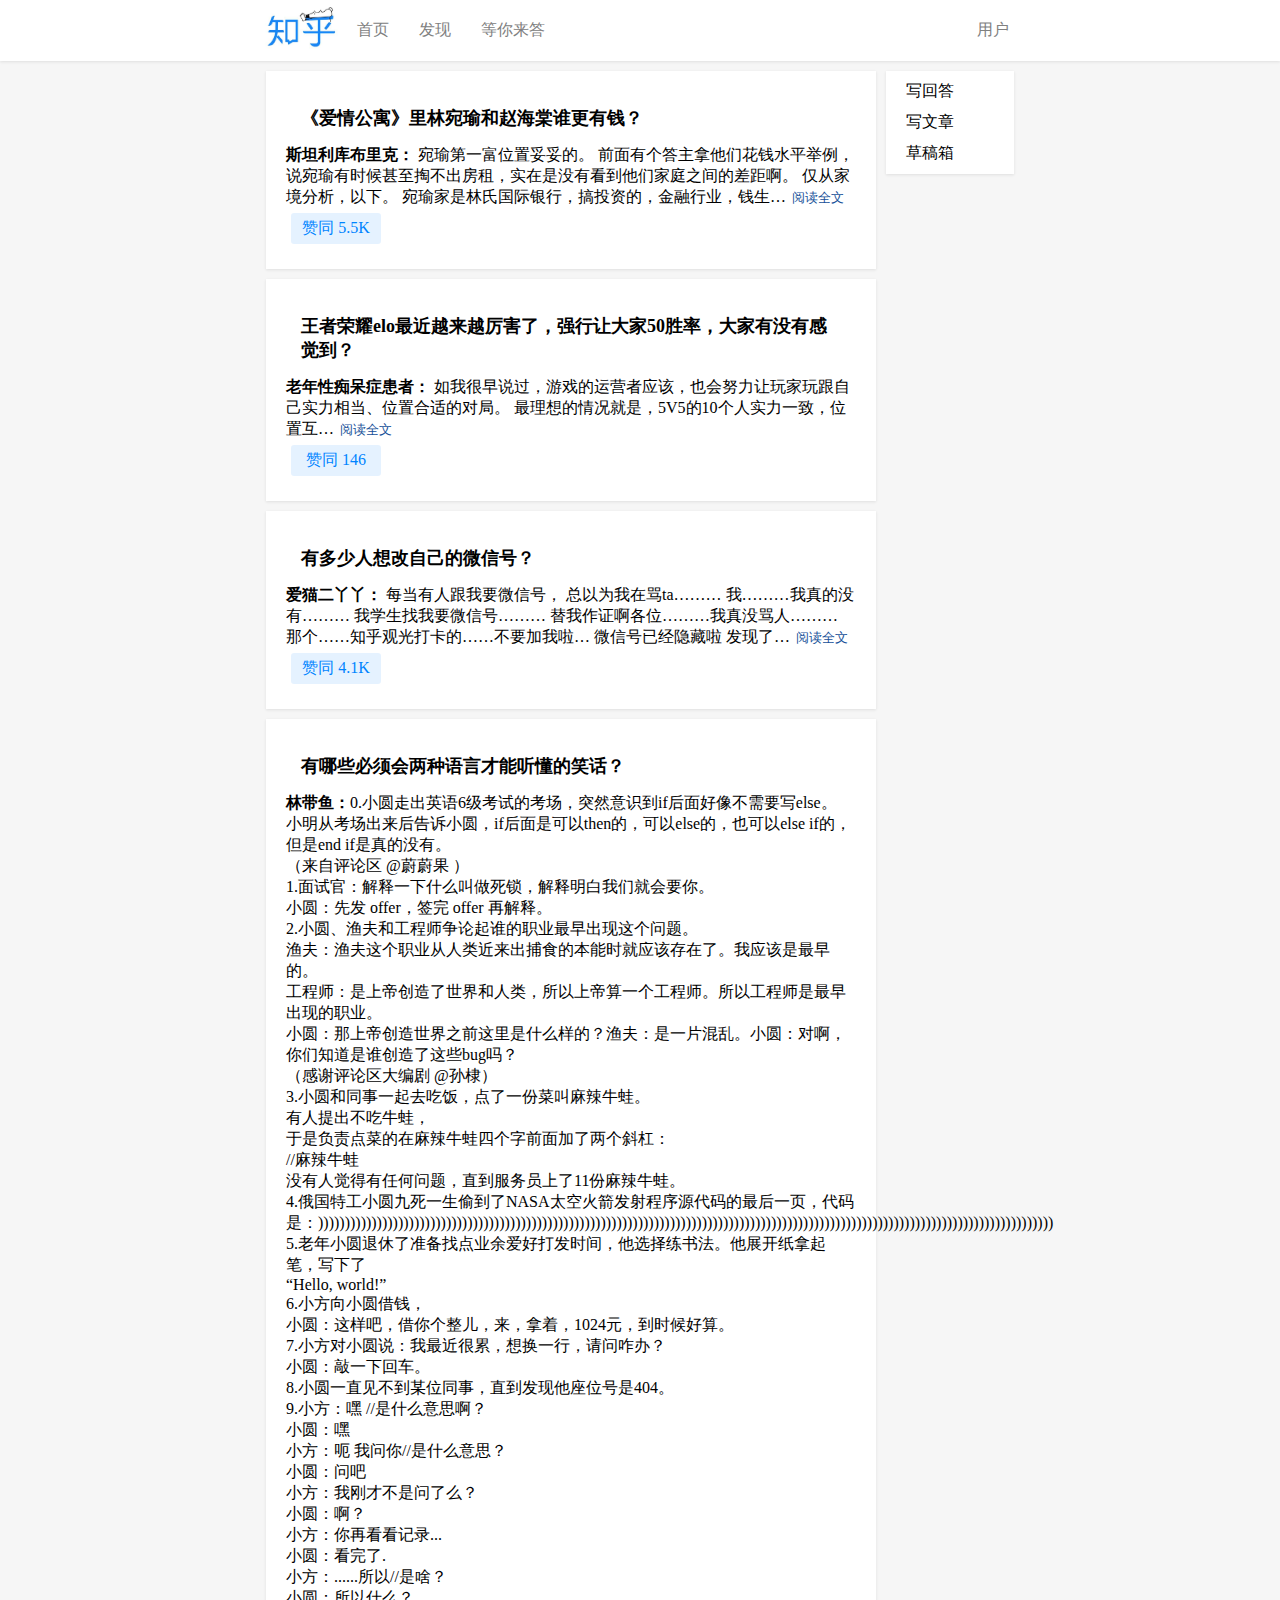
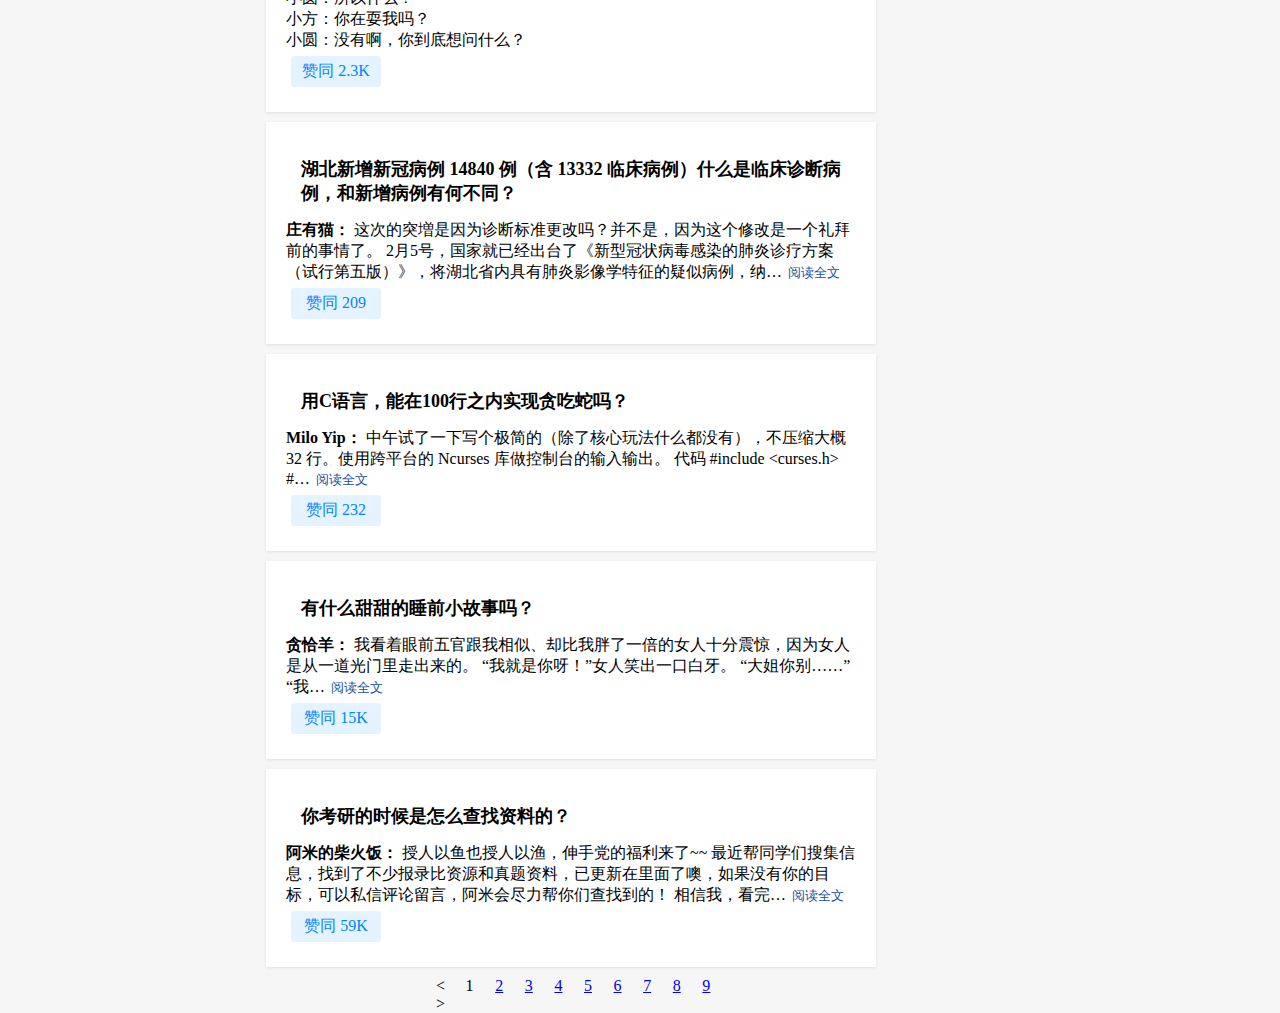
<file: lab1/index.html>
<!DOCTYPE html>
<html>

<head>
    <title>知乎</title>
    <link rel="stylesheet" href="stylesheet.css">
</head>

<body>
    <nav>
        <ul>
            <li class="icon left"><a href="https:www.zhihu.com"><img src="images/zhihu_logo.jpeg" width="86px"
                        height="52px"></a></li>
            <li class="item left"><a href="https:www.zhihu.com">首页</a></li>
            <li class="item left"><a href="https:www.zhihu.com">发现</a></li>
            <li class="item left"><a href="https:www.zhihu.com">等你来答</a></li>
            <li class="item right"><a href="#">用户</a></li>
        </ul>
    </nav>
    <aside>
        <ul>
            <li><a href="https://www.zhihu.com/creator/featured-question/knowledge-plan">写回答</a></li>
            <li><a href="https://zhuanlan.zhihu.com/write">写文章</a></li>
            <li><a href="https://www.zhihu.com/draft?type=answer">草稿箱</a></li>
        </ul>
    </aside>
    <section>
        <article>
            <h2>《爱情公寓》里林宛瑜和赵海棠谁更有钱？</h2>
            <div class="text"><b class="author">斯坦利库布里克：</b> 宛瑜第一富位置妥妥的。 前面有个答主拿他们花钱水平举例，说宛瑜有时候甚至掏不出房租，实在是没有看到他们家庭之间的差距啊。 仅从家境分析，以下。
                宛瑜家是林氏国际银行，搞投资的，金融行业，钱生…<button class="read-all">阅读全文</button></div>
            <div class="comment">赞同 5.5K</div>
        </article>
        <article>
            <h2>王者荣耀elo最近越来越厉害了，强行让大家50胜率，大家有没有感觉到？</h2>
            <div class="text"><b class="author">老年性痴呆症患者：</b> 如我很早说过，游戏的运营者应该，也会努力让玩家玩跟自己实力相当、位置合适的对局。
                最理想的情况就是，5V5的10个人实力一致，位置互…<button class="read-all">阅读全文</button></div>
            <div class="comment">​赞同 146​</div>
        </article>
        <article>
            <h2>有多少人想改自己的微信号？</h2>
            <div class="text"><b class="author">爱猫二丫丫：</b> 每当有人跟我要微信号， 总以为我在骂ta……… 我………我真的没有……… 我学生找我要微信号……… 替我作证啊各位………我真没骂人………
                那个……知乎观光打卡的……不要加我啦… 微信号已经隐藏啦 发现了…<button class="read-all">阅读全文</button></div>
            <div class="comment">​赞同 4.1K​</div>
        </article>
        <article>
            <h2>有哪些必须会两种语言才能听懂的笑话？</h2>
            <div class="text"><b class="author">林带鱼：</b>0.小圆走出英语6级考试的考场，突然意识到if后面好像不需要写else。<br>
                小明从考场出来后告诉小圆，if后面是可以then的，可以else的，也可以else if的，但是end if是真的没有。<br>
                （来自评论区 @蔚蔚果 ）<br>
                1.面试官：解释一下什么叫做死锁，解释明白我们就会要你。<br>
                小圆：先发 offer，签完 offer 再解释。<br>
                2.小圆、渔夫和工程师争论起谁的职业最早出现这个问题。<br>
                渔夫：渔夫这个职业从人类近来出捕食的本能时就应该存在了。我应该是最早的。<br>
                工程师：是上帝创造了世界和人类，所以上帝算一个工程师。所以工程师是最早出现的职业。<br>
                小圆：那上帝创造世界之前这里是什么样的？渔夫：是一片混乱。小圆：对啊，你们知道是谁创造了这些bug吗？<br>
                （感谢评论区大编剧 @孙棣）<br>
                3.小圆和同事一起去吃饭，点了一份菜叫麻辣牛蛙。<br>
                有人提出不吃牛蛙，<br>
                于是负责点菜的在麻辣牛蛙四个字前面加了两个斜杠：<br>
                //麻辣牛蛙<br>
                没有人觉得有任何问题，直到服务员上了11份麻辣牛蛙。<br>
                4.俄国特工小圆九死一生偷到了NASA太空火箭发射程序源代码的最后一页，代码是：))))))))))))))))))))))))))))))))))))))))))))))))))))))))))))))))))))))))))))))))))))))))))))))))))))))))))))))))))))))))))))))))))))))))))<br>
                5.老年小圆退休了准备找点业余爱好打发时间，他选择练书法。他展开纸拿起笔，写下了<br>
                “Hello, world!”<br>
                6.小方向小圆借钱，<br>
                小圆：这样吧，借你个整儿，来，拿着，1024元，到时候好算。<br>
                7.小方对小圆说：我最近很累，想换一行，请问咋办？<br>
                小圆：敲一下回车。<br>
                8.小圆一直见不到某位同事，直到发现他座位号是404。<br>
                9.小方：嘿 //是什么意思啊？<br>
                小圆：嘿<br>
                小方：呃 我问你//是什么意思？<br>
                小圆：问吧<br>
                小方：我刚才不是问了么？<br>
                小圆：啊？<br>
                小方：你再看看记录...<br>
                小圆：看完了.<br>
                小方：......所以//是啥？<br>
                小圆：所以什么？<br>
                小方：你在耍我吗？<br>
                小圆：没有啊，你到底想问什么？<br></div>
            <div class="comment">​赞同 2.3K​</div>
        </article>
        <article>
            <h2>湖北新增新冠病例 14840 例（含 13332 临床病例）什么是临床诊断病例，和新增病例有何不同？</h2>
            <div class="text"><b class="author">庄有猫：</b> 这次的突増是因为诊断标准更改吗？并不是，因为这个修改是一个礼拜前的事情了。
                2月5号，国家就已经出台了《新型冠状病毒感染的肺炎诊疗方案（试行第五版）》，将湖北省内具有肺炎影像学特征的疑似病例，纳…<button class="read-all">阅读全文</button></div>
            <div class="comment">​赞同 209​</div>
        </article>
        <article>
            <h2>用C语言，能在100行之内实现贪吃蛇吗？</h2>
            <div class="text"><b class="author">Milo Yip：</b> 中午试了一下写个极简的（除了核心玩法什么都没有），不压缩大概 32 行。使用跨平台的 Ncurses 库做控制台的输入输出。 代码
                #include &lt;curses.h&gt; #…<button class="read-all">阅读全文</button></div>
            <div class="comment">​赞同 232</div>
        </article>
        <article>
            <h2>有什么甜甜的睡前小故事吗？</h2>
            <div class="text"><b class="author">贪恰羊：</b> 我看着眼前五官跟我相似、却比我胖了一倍的女人十分震惊，因为女人是从一道光门里走出来的。 “我就是你呀！”女人笑出一口白牙。 “大姐你别……”
                “我…<button class="read-all">阅读全文</button></div>
            <div class="comment">​赞同 15K</div>
        </article>
        <article>
            <h2>你考研的时候是怎么查找资料的？</h2>
            <div class="text"><b class="author">阿米的柴火饭：</b> 授人以鱼也授人以渔，伸手党的福利来了~~
                最近帮同学们搜集信息，找到了不少报录比资源和真题资料，已更新在里面了噢，如果没有你的目标，可以私信评论留言，阿米会尽力帮你们查找到的！ 相信我，看完…<button
                    class="read-all">阅读全文</button></div>
            <div class="comment">​赞同 59K</div>
        </article>
        <div class="content">
            <ol><li>&lt;</li>
            <li>1</li>
            <li><a href="#">2</a></li>
            <li><a href="#">3</a></li>
            <li><a href="#">4</a></li>
            <li><a href="#">5</a></li>
            <li><a href="#">6</a></li>
            <li><a href="#">7</a></li>
            <li><a href="#">8</a></li>
            <li><a href="#">9</a></li>
            <li>&gt;</li></ol>
        </div>
    </section>
</body>

</html>
</file>
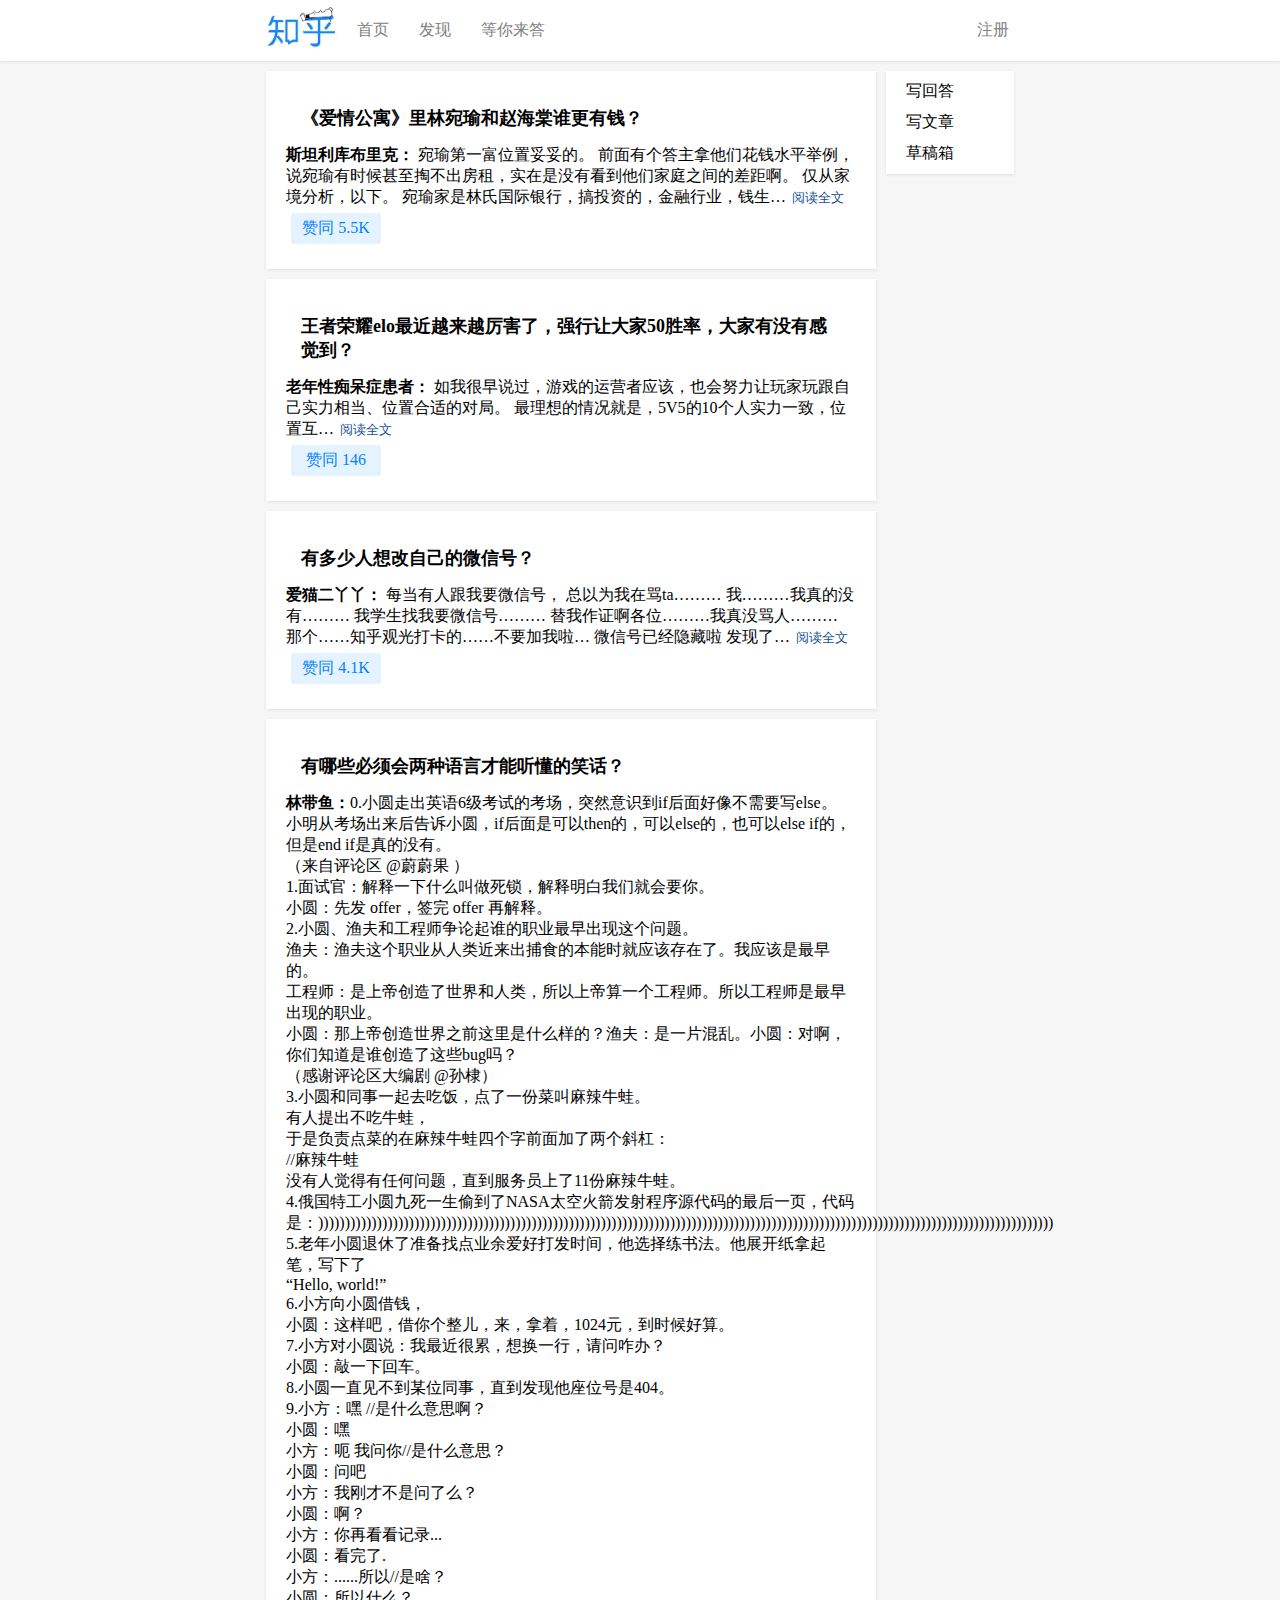
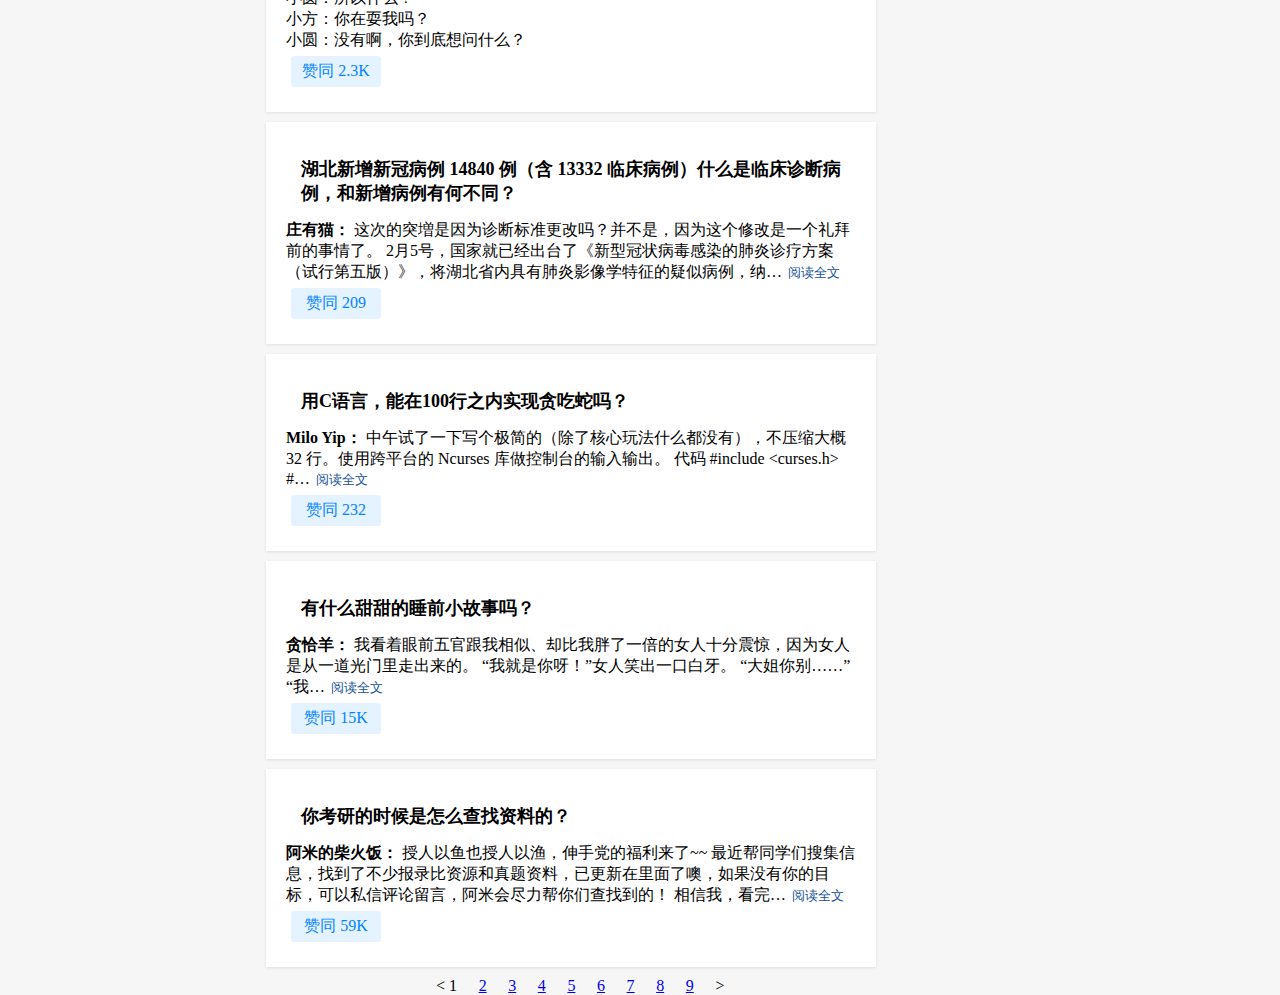
<file: lab2/index.html>
<!DOCTYPE html>
<html>

<head>
    <title>知乎</title>
    <style>
        body {
            background-color: #f6f6f6;
        }

        nav,
        aside,
        article {
            background-color: #fff;
            box-shadow: 0 1px 3px rgba(26, 26, 26, .1);
        }

        nav {
            position: absolute;
            top: 0;
            left: 0;
            width: 100%;
            height: 61px;
        }

        nav ul {
            list-style-type: none;
            margin: 0;
            padding: 0;
            position: absolute;
            left: 20%;
            width: 60%;
        }

        nav li.left {
            float: left;
        }

        nav li.right {
            float: right;
        }

        nav li.item {
            margin: 20px 15px;
        }

        nav li.icon {
            margin: 4px 0;
        }

        nav a {
            color: grey;
            text-decoration: none;
        }

        nav a:hover,
        nav a:active {
            color: black;
            text-decoration: none;
        }

        aside {
            position: absolute;
            top: 61px;
            right: 20%;
            width: 10%;
            margin: 10px;
            padding: 0;
        }

        aside ul {
            list-style-type: none;
            margin: 0;
            padding: 0;
        }

        aside li {
            margin: 10px 20px;
        }

        aside a {
            color: black;
            text-decoration: none;
        }

        aside a:hover,
        aside a:active {
            color: navy;
        }

        section {
            position: absolute;
            top: 61px;
            left: 20%;
            width: 50%;
        }

        article {
            margin: 10px 20px 10px 10px;
            padding: 20px;
        }

        article h2 {
            font-size: 18px;
            margin: 15px;
        }

        article .text {
            font-size: 16px;

        }

        article .comment {
            margin: 5px;
            padding: 5px;
            font-size: 16px;
            text-align: center;
            color: #0084ff;
            background: rgba(0, 132, 255, .1);
            width: 80px;
            border-radius: 3px;
        }

        button.read-all {
            background: none;
            border: 0;
            color: #175199;
        }

        button.read-all:hover {
            color: grey;
        }

        .content ol {
            list-style-type: none;
            width: 50%;
            margin: auto;
        }

        .content li {
            display: inline-block;
            width: 8%;
            margin: auto;
        }
    </style>
</head>

<body>
    <nav>
        <ul>
            <li class="icon left"><a href="https:www.zhihu.com"><img src="images/zhihu_logo.jpeg" width="86px"
                        height="52px"></a></li>
            <li class="item left"><a href="https:www.zhihu.com">首页</a></li>
            <li class="item left"><a href="https:www.zhihu.com">发现</a></li>
            <li class="item left"><a href="https:www.zhihu.com">等你来答</a></li>
            <li class="item right"><a href="register.html">注册</a></li>
        </ul>
    </nav>
    <aside>
        <ul>
            <li><a href="https://www.zhihu.com/creator/featured-question/knowledge-plan">写回答</a></li>
            <li><a href="https://zhuanlan.zhihu.com/write">写文章</a></li>
            <li><a href="https://www.zhihu.com/draft?type=answer">草稿箱</a></li>
        </ul>
    </aside>
    <section>
        <article>
            <h2>《爱情公寓》里林宛瑜和赵海棠谁更有钱？</h2>
            <div class="text"><b class="author">斯坦利库布里克：</b> 宛瑜第一富位置妥妥的。
                前面有个答主拿他们花钱水平举例，说宛瑜有时候甚至掏不出房租，实在是没有看到他们家庭之间的差距啊。 仅从家境分析，以下。
                宛瑜家是林氏国际银行，搞投资的，金融行业，钱生…<button class="read-all">阅读全文</button></div>
            <div class="comment">赞同 5.5K</div>
        </article>
        <article>
            <h2>王者荣耀elo最近越来越厉害了，强行让大家50胜率，大家有没有感觉到？</h2>
            <div class="text"><b class="author">老年性痴呆症患者：</b> 如我很早说过，游戏的运营者应该，也会努力让玩家玩跟自己实力相当、位置合适的对局。
                最理想的情况就是，5V5的10个人实力一致，位置互…<button class="read-all">阅读全文</button></div>
            <div class="comment">​赞同 146​</div>
        </article>
        <article>
            <h2>有多少人想改自己的微信号？</h2>
            <div class="text"><b class="author">爱猫二丫丫：</b> 每当有人跟我要微信号， 总以为我在骂ta……… 我………我真的没有……… 我学生找我要微信号………
                替我作证啊各位………我真没骂人………
                那个……知乎观光打卡的……不要加我啦… 微信号已经隐藏啦 发现了…<button class="read-all">阅读全文</button></div>
            <div class="comment">​赞同 4.1K​</div>
        </article>
        <article>
            <h2>有哪些必须会两种语言才能听懂的笑话？</h2>
            <div class="text"><b class="author">林带鱼：</b>0.小圆走出英语6级考试的考场，突然意识到if后面好像不需要写else。<br>
                小明从考场出来后告诉小圆，if后面是可以then的，可以else的，也可以else if的，但是end if是真的没有。<br>
                （来自评论区 @蔚蔚果 ）<br>
                1.面试官：解释一下什么叫做死锁，解释明白我们就会要你。<br>
                小圆：先发 offer，签完 offer 再解释。<br>
                2.小圆、渔夫和工程师争论起谁的职业最早出现这个问题。<br>
                渔夫：渔夫这个职业从人类近来出捕食的本能时就应该存在了。我应该是最早的。<br>
                工程师：是上帝创造了世界和人类，所以上帝算一个工程师。所以工程师是最早出现的职业。<br>
                小圆：那上帝创造世界之前这里是什么样的？渔夫：是一片混乱。小圆：对啊，你们知道是谁创造了这些bug吗？<br>
                （感谢评论区大编剧 @孙棣）<br>
                3.小圆和同事一起去吃饭，点了一份菜叫麻辣牛蛙。<br>
                有人提出不吃牛蛙，<br>
                于是负责点菜的在麻辣牛蛙四个字前面加了两个斜杠：<br>
                //麻辣牛蛙<br>
                没有人觉得有任何问题，直到服务员上了11份麻辣牛蛙。<br>
                4.俄国特工小圆九死一生偷到了NASA太空火箭发射程序源代码的最后一页，代码是：))))))))))))))))))))))))))))))))))))))))))))))))))))))))))))))))))))))))))))))))))))))))))))))))))))))))))))))))))))))))))))))))))))))))))<br>
                5.老年小圆退休了准备找点业余爱好打发时间，他选择练书法。他展开纸拿起笔，写下了<br>
                “Hello, world!”<br>
                6.小方向小圆借钱，<br>
                小圆：这样吧，借你个整儿，来，拿着，1024元，到时候好算。<br>
                7.小方对小圆说：我最近很累，想换一行，请问咋办？<br>
                小圆：敲一下回车。<br>
                8.小圆一直见不到某位同事，直到发现他座位号是404。<br>
                9.小方：嘿 //是什么意思啊？<br>
                小圆：嘿<br>
                小方：呃 我问你//是什么意思？<br>
                小圆：问吧<br>
                小方：我刚才不是问了么？<br>
                小圆：啊？<br>
                小方：你再看看记录...<br>
                小圆：看完了.<br>
                小方：......所以//是啥？<br>
                小圆：所以什么？<br>
                小方：你在耍我吗？<br>
                小圆：没有啊，你到底想问什么？<br></div>
            <div class="comment">​赞同 2.3K​</div>
        </article>
        <article>
            <h2>湖北新增新冠病例 14840 例（含 13332 临床病例）什么是临床诊断病例，和新增病例有何不同？</h2>
            <div class="text"><b class="author">庄有猫：</b> 这次的突増是因为诊断标准更改吗？并不是，因为这个修改是一个礼拜前的事情了。
                2月5号，国家就已经出台了《新型冠状病毒感染的肺炎诊疗方案（试行第五版）》，将湖北省内具有肺炎影像学特征的疑似病例，纳…<button class="read-all">阅读全文</button></div>
            <div class="comment">​赞同 209​</div>
        </article>
        <article>
            <h2>用C语言，能在100行之内实现贪吃蛇吗？</h2>
            <div class="text"><b class="author">Milo Yip：</b> 中午试了一下写个极简的（除了核心玩法什么都没有），不压缩大概 32 行。使用跨平台的 Ncurses
                库做控制台的输入输出。 代码
                #include &lt;curses.h&gt; #…<button class="read-all">阅读全文</button></div>
            <div class="comment">​赞同 232</div>
        </article>
        <article>
            <h2>有什么甜甜的睡前小故事吗？</h2>
            <div class="text"><b class="author">贪恰羊：</b> 我看着眼前五官跟我相似、却比我胖了一倍的女人十分震惊，因为女人是从一道光门里走出来的。 “我就是你呀！”女人笑出一口白牙。
                “大姐你别……”
                “我…<button class="read-all">阅读全文</button></div>
            <div class="comment">​赞同 15K</div>
        </article>
        <article>
            <h2>你考研的时候是怎么查找资料的？</h2>
            <div class="text"><b class="author">阿米的柴火饭：</b> 授人以鱼也授人以渔，伸手党的福利来了~~
                最近帮同学们搜集信息，找到了不少报录比资源和真题资料，已更新在里面了噢，如果没有你的目标，可以私信评论留言，阿米会尽力帮你们查找到的！ 相信我，看完…<button
                    class="read-all">阅读全文</button></div>
            <div class="comment">​赞同 59K</div>
        </article>
        <div class="content">
            <ol>&lt;
                <li>1</li>
                <li><a href="#">2</a></li>
                <li><a href="#">3</a></li>
                <li><a href="#">4</a></li>
                <li><a href="#">5</a></li>
                <li><a href="#">6</a></li>
                <li><a href="#">7</a></li>
                <li><a href="#">8</a></li>
                <li><a href="#">9</a></li>
                &gt;
            </ol>
        </div>
    </section>
</body>

</html>
</file>
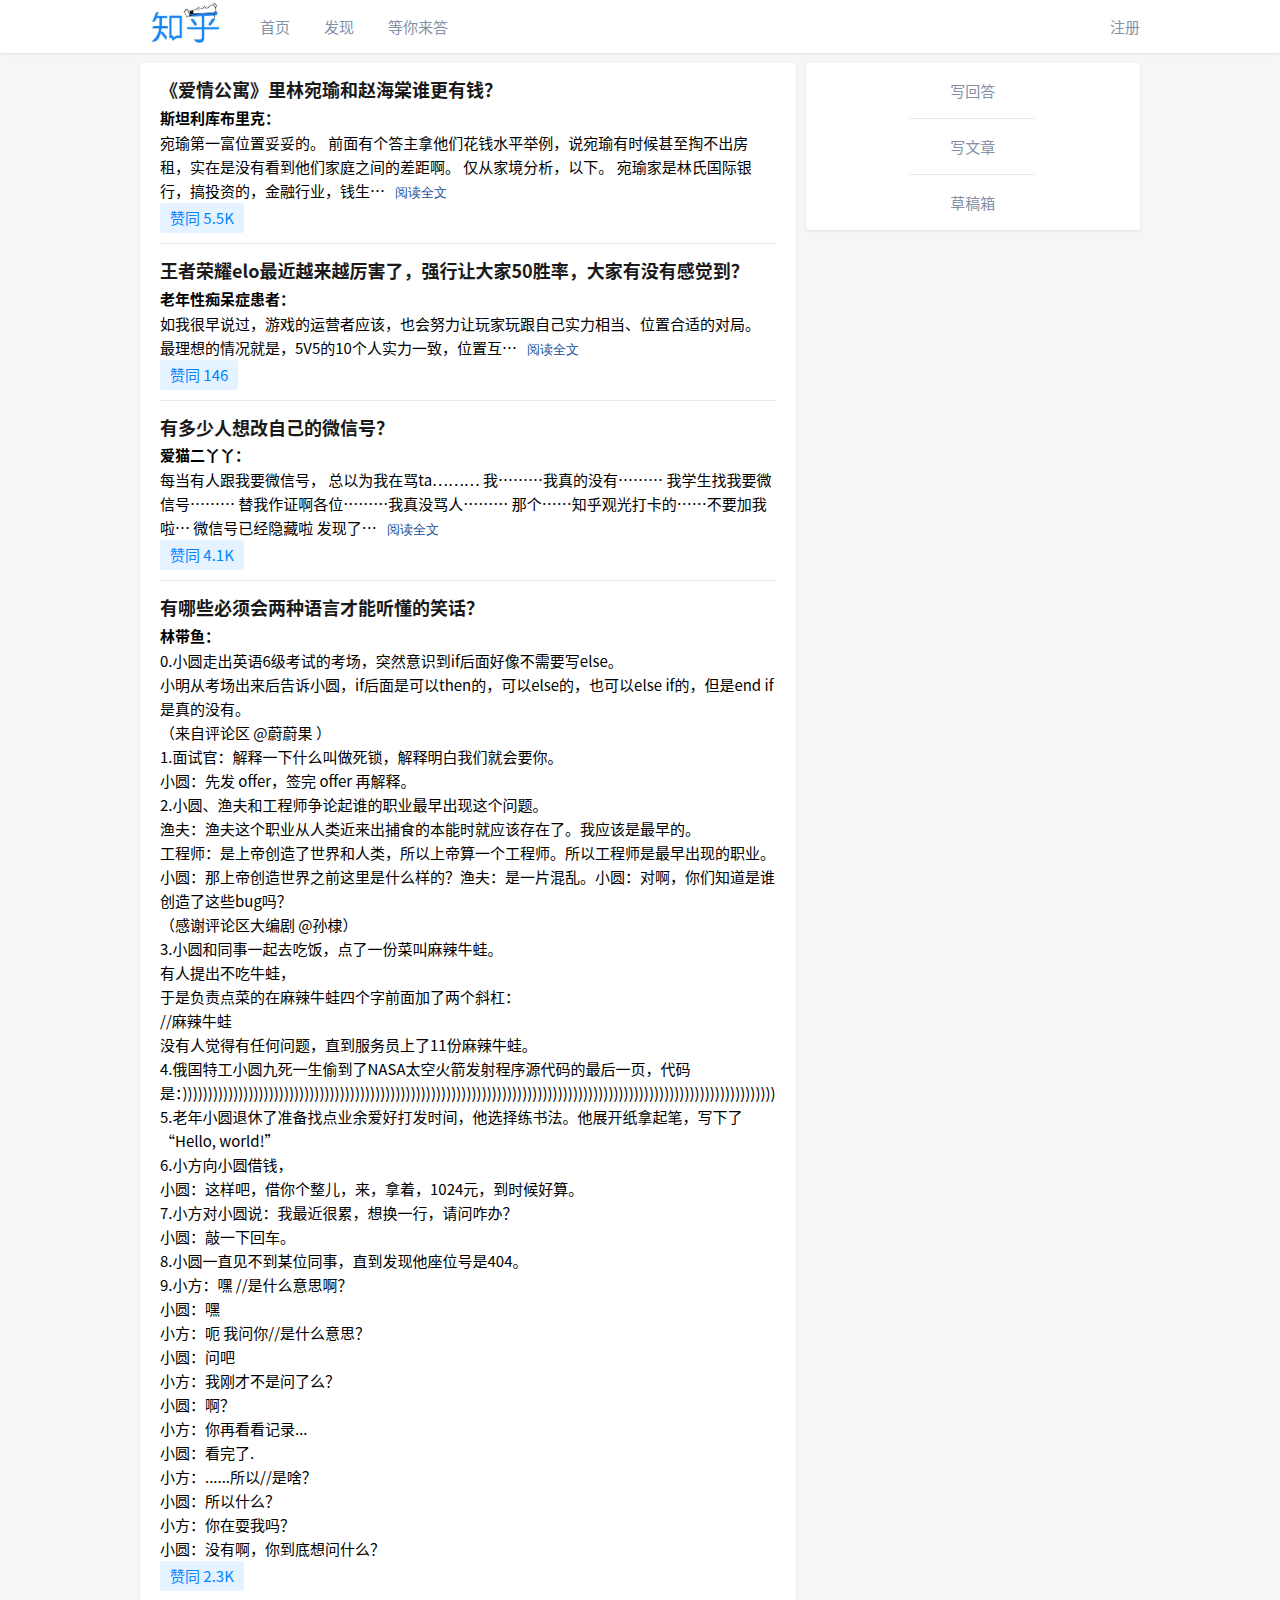
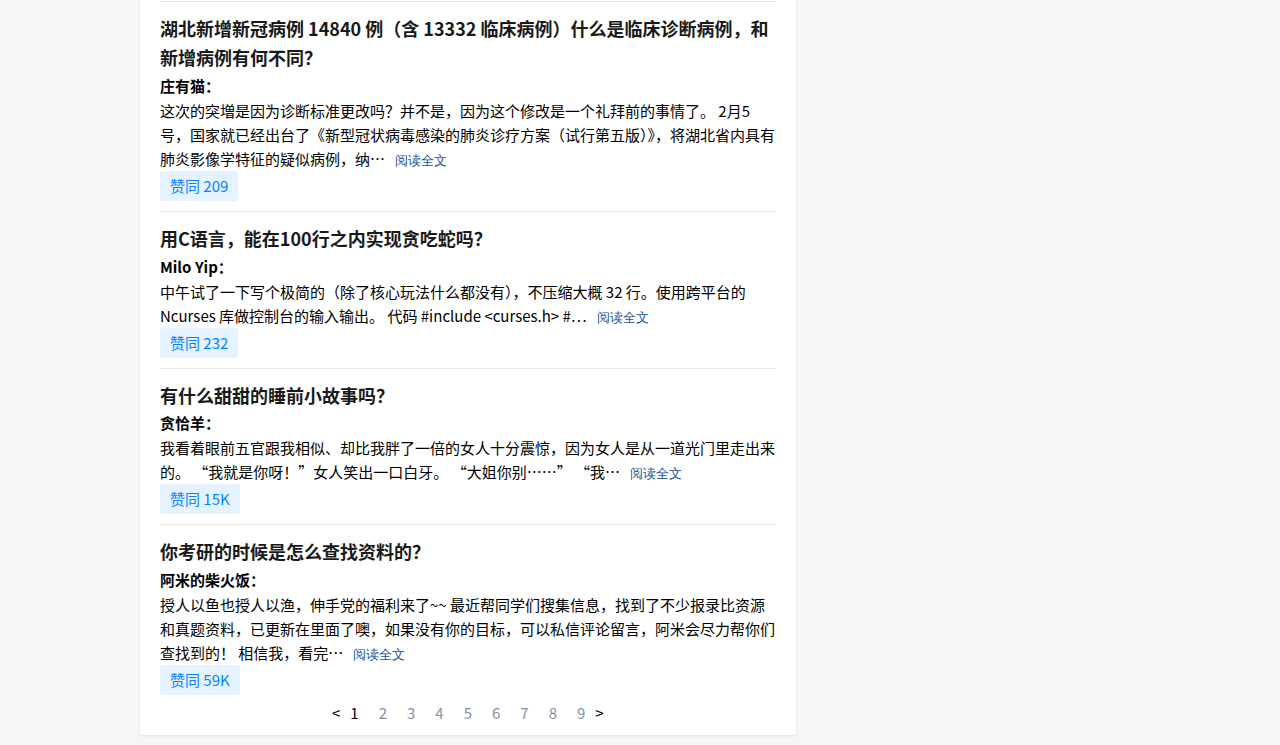
<file: lab3/index.html>
<!DOCTYPE html>
<html>

<head>
    <title>知乎</title>
    <link rel="stylesheet" href="css/reset.css">
    <link rel="stylesheet" href="css/index.css">
</head>

<body>
    <header>
        <nav>
            <ul id="nav-left">
                <li><a href="https:www.zhihu.com"><img src="images/zhihu_logo.jpeg" width="86px" height="52px"></a></li>
                <li><a href="https:www.zhihu.com">首页</a></li>
                <li><a href="https:www.zhihu.com">发现</a></li>
                <li><a href="https:www.zhihu.com">等你来答</a></li>
            </ul>
            <ul id="nav-right">
                <li><a href="register.html">注册</a></li>
            </ul>
        </nav>
    </header>
    <main>
        <section>
            <article>
                <h2>《爱情公寓》里林宛瑜和赵海棠谁更有钱？</h2>
                <div class="author">斯坦利库布里克：</div>
                <div class="text"> 宛瑜第一富位置妥妥的。
                    前面有个答主拿他们花钱水平举例，说宛瑜有时候甚至掏不出房租，实在是没有看到他们家庭之间的差距啊。 仅从家境分析，以下。
                    宛瑜家是林氏国际银行，搞投资的，金融行业，钱生…<button class="read-all">阅读全文</button></div>
                <div class="comment">赞同 5.5K</div>
            </article>
            <article>
                <h2>王者荣耀elo最近越来越厉害了，强行让大家50胜率，大家有没有感觉到？</h2>
                <div class="author">老年性痴呆症患者：</div>
                <div class="text"> 如我很早说过，游戏的运营者应该，也会努力让玩家玩跟自己实力相当、位置合适的对局。
                    最理想的情况就是，5V5的10个人实力一致，位置互…<button class="read-all">阅读全文</button></div>
                <div class="comment">​赞同 146​</div>
            </article>
            <article>
                <h2>有多少人想改自己的微信号？</h2>
                <div class="author">爱猫二丫丫：</div>
                <div class="text"> 每当有人跟我要微信号， 总以为我在骂ta……… 我………我真的没有……… 我学生找我要微信号………
                    替我作证啊各位………我真没骂人………
                    那个……知乎观光打卡的……不要加我啦… 微信号已经隐藏啦 发现了…<button class="read-all">阅读全文</button></div>
                <div class="comment">​赞同 4.1K​</div>
            </article>
            <article>
                <h2>有哪些必须会两种语言才能听懂的笑话？</h2>
                <div class="author">林带鱼：</div>
                <div class="text">0.小圆走出英语6级考试的考场，突然意识到if后面好像不需要写else。<br>
                    小明从考场出来后告诉小圆，if后面是可以then的，可以else的，也可以else if的，但是end if是真的没有。<br>
                    （来自评论区 @蔚蔚果 ）<br>
                    1.面试官：解释一下什么叫做死锁，解释明白我们就会要你。<br>
                    小圆：先发 offer，签完 offer 再解释。<br>
                    2.小圆、渔夫和工程师争论起谁的职业最早出现这个问题。<br>
                    渔夫：渔夫这个职业从人类近来出捕食的本能时就应该存在了。我应该是最早的。<br>
                    工程师：是上帝创造了世界和人类，所以上帝算一个工程师。所以工程师是最早出现的职业。<br>
                    小圆：那上帝创造世界之前这里是什么样的？渔夫：是一片混乱。小圆：对啊，你们知道是谁创造了这些bug吗？<br>
                    （感谢评论区大编剧 @孙棣）<br>
                    3.小圆和同事一起去吃饭，点了一份菜叫麻辣牛蛙。<br>
                    有人提出不吃牛蛙，<br>
                    于是负责点菜的在麻辣牛蛙四个字前面加了两个斜杠：<br>
                    //麻辣牛蛙<br>
                    没有人觉得有任何问题，直到服务员上了11份麻辣牛蛙。<br>
                    4.俄国特工小圆九死一生偷到了NASA太空火箭发射程序源代码的最后一页，代码是：)))))))))))))))))))))))))))))))))))))))))))))))))))))))))))))))))))))))))))))))))))))))))))))))))))))))))))))))))))))<br>
                    5.老年小圆退休了准备找点业余爱好打发时间，他选择练书法。他展开纸拿起笔，写下了<br>
                    “Hello, world!”<br>
                    6.小方向小圆借钱，<br>
                    小圆：这样吧，借你个整儿，来，拿着，1024元，到时候好算。<br>
                    7.小方对小圆说：我最近很累，想换一行，请问咋办？<br>
                    小圆：敲一下回车。<br>
                    8.小圆一直见不到某位同事，直到发现他座位号是404。<br>
                    9.小方：嘿 //是什么意思啊？<br>
                    小圆：嘿<br>
                    小方：呃 我问你//是什么意思？<br>
                    小圆：问吧<br>
                    小方：我刚才不是问了么？<br>
                    小圆：啊？<br>
                    小方：你再看看记录...<br>
                    小圆：看完了.<br>
                    小方：......所以//是啥？<br>
                    小圆：所以什么？<br>
                    小方：你在耍我吗？<br>
                    小圆：没有啊，你到底想问什么？<br></div>
                <div class="comment">​赞同 2.3K​</div>
            </article>
            <article>
                <h2>湖北新增新冠病例 14840 例（含 13332 临床病例）什么是临床诊断病例，和新增病例有何不同？</h2>
                <div class="author">庄有猫：</div>
                <div class="text"> 这次的突増是因为诊断标准更改吗？并不是，因为这个修改是一个礼拜前的事情了。
                    2月5号，国家就已经出台了《新型冠状病毒感染的肺炎诊疗方案（试行第五版）》，将湖北省内具有肺炎影像学特征的疑似病例，纳…<button class="read-all">阅读全文</button>
                </div>
                <div class="comment">​赞同 209​</div>
            </article>
            <article>
                <h2>用C语言，能在100行之内实现贪吃蛇吗？</h2>
                <div class="author">Milo Yip：</div>
                <div class="text"> 中午试了一下写个极简的（除了核心玩法什么都没有），不压缩大概 32 行。使用跨平台的 Ncurses
                    库做控制台的输入输出。 代码
                    #include &lt;curses.h&gt; #…<button class="read-all">阅读全文</button></div>
                <div class="comment">​赞同 232</div>
            </article>
            <article>
                <h2>有什么甜甜的睡前小故事吗？</h2>
                <div class="author">贪恰羊：</div>
                <div class="text"> 我看着眼前五官跟我相似、却比我胖了一倍的女人十分震惊，因为女人是从一道光门里走出来的。
                    “我就是你呀！”女人笑出一口白牙。
                    “大姐你别……”
                    “我…<button class="read-all">阅读全文</button></div>
                <div class="comment">​赞同 15K</div>
            </article>
            <article>
                <h2>你考研的时候是怎么查找资料的？</h2>
                <div class="author">阿米的柴火饭：</div>
                <div class="text"> 授人以鱼也授人以渔，伸手党的福利来了~~
                    最近帮同学们搜集信息，找到了不少报录比资源和真题资料，已更新在里面了噢，如果没有你的目标，可以私信评论留言，阿米会尽力帮你们查找到的！ 相信我，看完…<button
                        class="read-all">阅读全文</button></div>
                <div class="comment">​赞同 59K</div>
            </article>
            <div class="content">
                <ol>&lt;
                    <li>1</li>
                    <li><a href="#">2</a></li>
                    <li><a href="#">3</a></li>
                    <li><a href="#">4</a></li>
                    <li><a href="#">5</a></li>
                    <li><a href="#">6</a></li>
                    <li><a href="#">7</a></li>
                    <li><a href="#">8</a></li>
                    <li><a href="#">9</a></li>
                    &gt;
                </ol>
            </div>
        </section>
        <aside>
            <ul>
                <li><a href="https://www.zhihu.com/creator/featured-question/knowledge-plan">写回答</a></li>
                <li><a href="https://zhuanlan.zhihu.com/write">写文章</a></li>
                <li><a href="https://www.zhihu.com/draft?type=answer">草稿箱</a></li>
            </ul>
        </aside>
    </main>
</body>

</html>
</file>
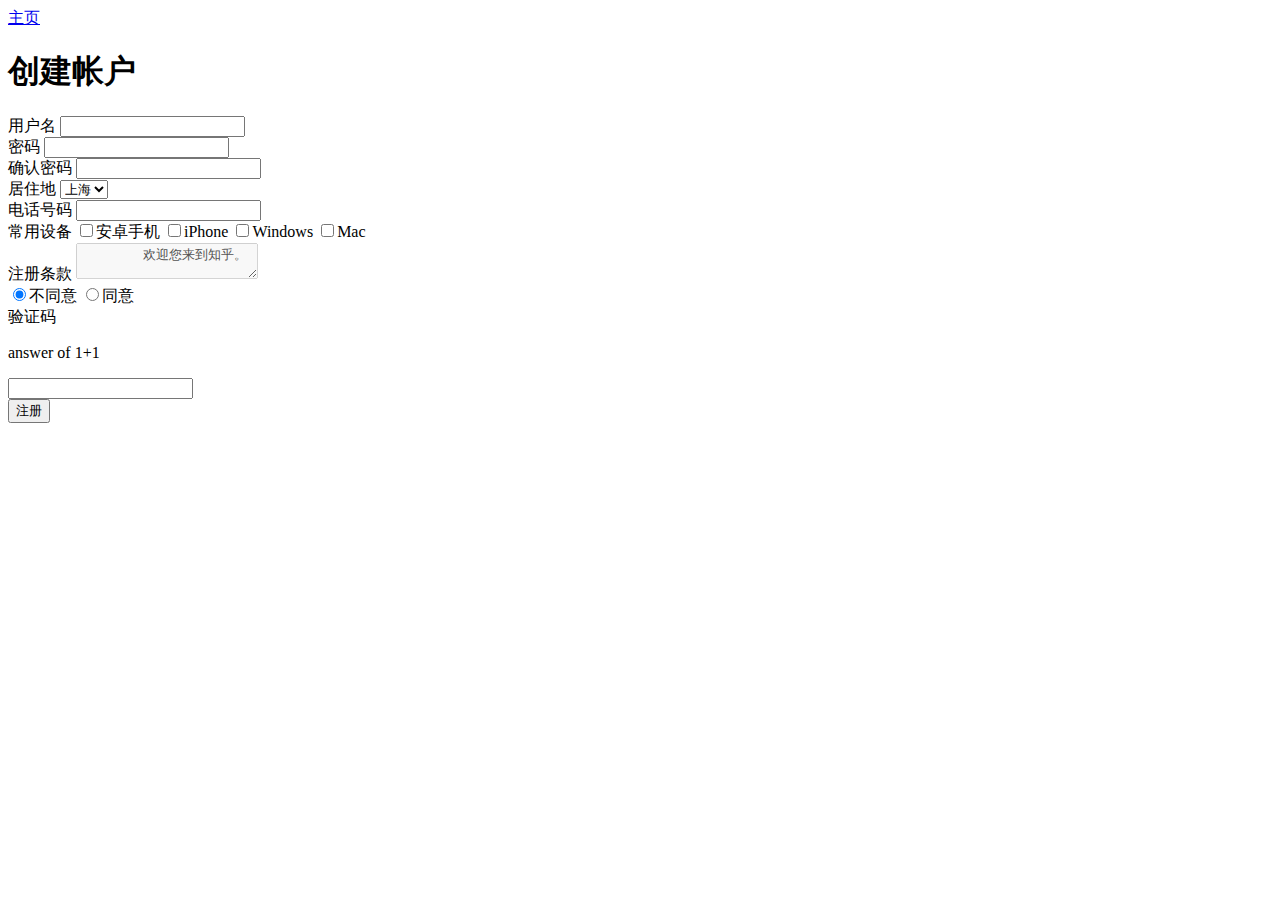
<file: lab2/register.html>
<html>

<head>
    <meta charset="utf8">
    <title>Register</title>
</head>

<body>
    <header>
        <nav><a href="index.html">主页</a></nav>
    </header>
    <h1>创建帐户</h1>
    <section>
        <form method="POST" action="#">
            <label for="username">用户名</label>
            <input type="text" name="username" pattern="[A-Za-z0-9_]*" required><br>
            <label for="pwd">密码</label>
            <input type="password" name="pwd" pattern="[A-Za-z0-9]{9,}" required><br>
            <label for="ensure-pwd">确认密码</label>
            <input type="password" name="ensure-pwd" pattern="[A-Za-z0-9]{9,}" required><br>
            <label for="position">居住地</label>
            <select name="position" required>
                <option value="1">北京</option>
                <option value="2" selected>上海</option>
                <option value="3">广东</option>
                <option value="4">香港</option>
                <option value="5">台湾</option>
            </select><br>
            <lable for="number">电话号码</lable>
            <input type="tel" name="number" pattern="1[0-9]{10}" required><br>
            <lable for="device">常用设备</lable>
            <input type="checkbox" name="device" value="AndroidPhone">安卓手机
            <input type="checkbox" name="device" value="iPhone">iPhone
            <input type="checkbox" name="device" value="Windows">Windows
            <input type="checkbox" name="device" value="Mac">Mac<br>
            <lable for="agreement">注册条款</lable>
            <textarea name="agreement" disabled>
        欢迎您来到知乎。

请您仔细阅读以下条款，如果您对本协议的任何条款表示异议，您可以选择不进入知乎。当您注册成功，无论是进入知乎，还是在知乎上发布任何内容（即「内容」），均意味着您（即「用户」）完全接受本协议项下的全部条款。

使用规则
用户注册成功后，知乎将给予每个用户一个用户帐号及相应的密码，该用户帐号和密码由用户负责保管；用户应当对以其用户帐号进行的所有活动和事件负法律责任。
用户须对在知乎的注册信息的真实性、合法性、有效性承担全部责任，用户不得冒充他人；不得利用他人的名义发布任何信息；不得恶意使用注册帐号导致其他用户误认；否则知乎有权立即停止提供服务，收回其帐号并由用户独自承担由此而产生的一切法律责任。
用户直接或通过各类方式（如 RSS 源和站外 API 引用等）间接使用知乎服务和数据的行为，都将被视作已无条件接受本协议全部内容；若用户对本协议的任何条款存在异议，请停止使用知乎所提供的全部服务。
知乎是一个信息分享、传播及获取的平台，用户通过知乎发表的信息为公开的信息，其他第三方均可以通过知乎获取用户发表的信息，用户对任何信息的发表即认可该信息为公开的信息，并单独对此行为承担法律责任；任何用户不愿被其他第三人获知的信息都不应该在知乎上进行发表。
用户承诺不得以任何方式利用知乎直接或间接从事违反中国法律以及社会公德的行为，知乎有权对违反上述承诺的内容予以删除。
用户不得利用知乎服务制作、上载、复制、发布、传播或者转载如下内容：

反对宪法所确定的基本原则的；
危害国家安全，泄露国家秘密，颠覆国家政权，破坏国家统一的；
损害国家荣誉和利益的；
煽动民族仇恨、民族歧视，破坏民族团结的；
侮辱、滥用英烈形象，否定英烈事迹，美化粉饰侵略战争行为的；
破坏国家宗教政策，宣扬邪教和封建迷信的；
散布谣言，扰乱社会秩序，破坏社会稳定的；
散布淫秽、色情、赌博、暴力、凶杀、恐怖或者教唆犯罪的；
侮辱或者诽谤他人，侵害他人合法权益的；
含有法律、行政法规禁止的其他内容的信息。
所有用户同意遵守知乎社区管理规定（试行）和知乎视频服务协议（试行）。
机构用户同意遵守知乎机构号服务协议，以及知乎机构号使用规范（试行）。
知乎有权对用户使用知乎的情况进行审查和监督，如用户在使用知乎时违反任何上述规定，知乎或其授权的人有权要求用户改正或直接采取一切必要的措施（包括但不限于更改或删除用户张贴的内容、暂停或终止用户使用知乎的权利）以减轻用户不当行为造成的影响。
            </textarea><br>
            <input type="radio" name="agreement" value="0" checked>不同意
            <input type="radio" name="agreement" value="1">同意<br>
            <label for="captcha">验证码</label>
            <p>answer of 1+1</p>
            <input type="text" name="captcha" pattern="2" required><br>
            <input type="submit" value="注册">
        </form>
    </section>
</body>

</html>
</file>
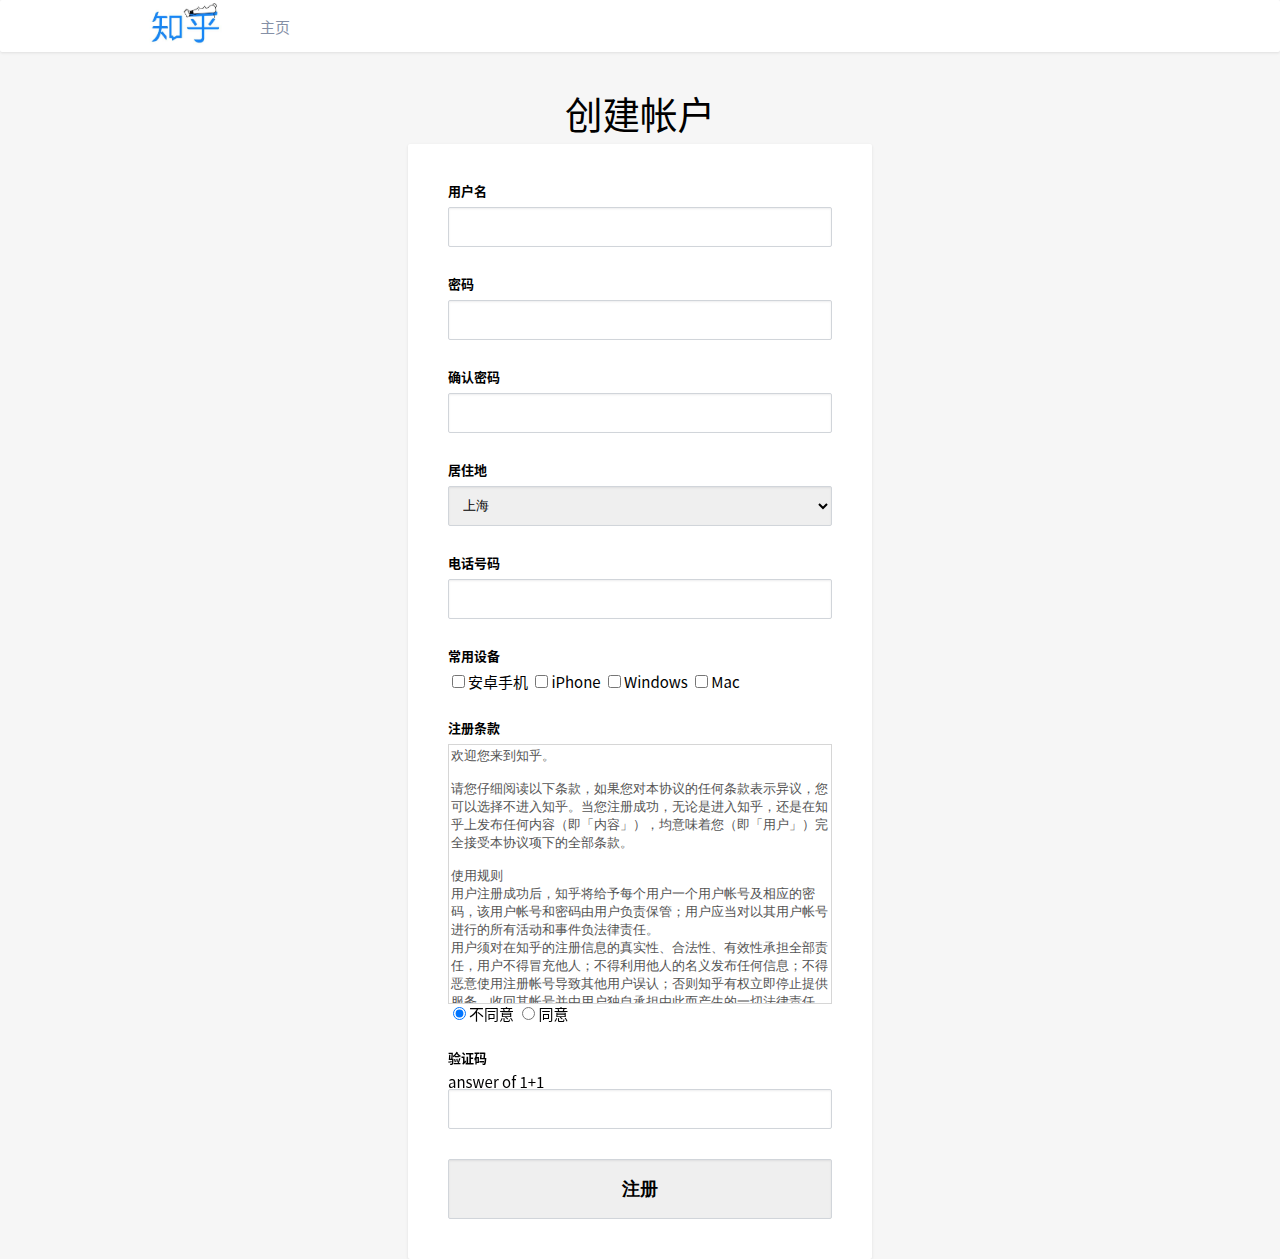
<file: lab3/register.html>
<html>

<head>
    <meta charset="utf8">
    <title>Register</title>
    <link rel="stylesheet" href="css/reset.css">
    <link rel="stylesheet" href="css/register.css">
</head>

<body>
    <header>
        <nav>
            <img src="images/zhihu_logo.jpeg" width="86px" height="52px">
            <a href="index.html">主页</a>
        </nav>
    </header>
    <h1>创建帐户</h1>
    <section>
        <form method="POST" action="#">
            <label for="username">用户名</label>
            <input type="text" name="username" pattern="[A-Za-z0-9_]*" required>

            <label for="pwd">密码</label>
            <input type="password" name="pwd" pattern="[A-Za-z0-9]{9,}" required>

            <label for="ensure-pwd">确认密码</label>
            <input type="password" name="ensure-pwd" pattern="[A-Za-z0-9]{9,}" required>

            <label for="position">居住地</label>
            <select name="position" required>
                <option value="1">北京</option>
                <option value="2" selected>上海</option>
                <option value="3">广东</option>
                <option value="4">香港</option>
                <option value="5">台湾</option>
            </select>

            <label for="number">电话号码</label>
            <input type="tel" name="number" pattern="1[0-9]{10}" required>

            <label for="device">常用设备</label>
            <fieldset>
                <span><input type="checkbox" name="device" value="AndroidPhone">安卓手机</span>
                <span><input type="checkbox" name="device" value="iPhone">iPhone</span>
                <span><input type="checkbox" name="device" value="Windows">Windows</span>
                <span><input type="checkbox" name="device" value="Mac">Mac</span>
            </fieldset>

            <label for="agreement">注册条款</label>
            <textarea name="agreement" disabled>
欢迎您来到知乎。

请您仔细阅读以下条款，如果您对本协议的任何条款表示异议，您可以选择不进入知乎。当您注册成功，无论是进入知乎，还是在知乎上发布任何内容（即「内容」），均意味着您（即「用户」）完全接受本协议项下的全部条款。

使用规则
用户注册成功后，知乎将给予每个用户一个用户帐号及相应的密码，该用户帐号和密码由用户负责保管；用户应当对以其用户帐号进行的所有活动和事件负法律责任。
用户须对在知乎的注册信息的真实性、合法性、有效性承担全部责任，用户不得冒充他人；不得利用他人的名义发布任何信息；不得恶意使用注册帐号导致其他用户误认；否则知乎有权立即停止提供服务，收回其帐号并由用户独自承担由此而产生的一切法律责任。
用户直接或通过各类方式（如 RSS 源和站外 API 引用等）间接使用知乎服务和数据的行为，都将被视作已无条件接受本协议全部内容；若用户对本协议的任何条款存在异议，请停止使用知乎所提供的全部服务。
知乎是一个信息分享、传播及获取的平台，用户通过知乎发表的信息为公开的信息，其他第三方均可以通过知乎获取用户发表的信息，用户对任何信息的发表即认可该信息为公开的信息，并单独对此行为承担法律责任；任何用户不愿被其他第三人获知的信息都不应该在知乎上进行发表。
用户承诺不得以任何方式利用知乎直接或间接从事违反中国法律以及社会公德的行为，知乎有权对违反上述承诺的内容予以删除。
用户不得利用知乎服务制作、上载、复制、发布、传播或者转载如下内容：

反对宪法所确定的基本原则的；
危害国家安全，泄露国家秘密，颠覆国家政权，破坏国家统一的；
损害国家荣誉和利益的；
煽动民族仇恨、民族歧视，破坏民族团结的；
侮辱、滥用英烈形象，否定英烈事迹，美化粉饰侵略战争行为的；
破坏国家宗教政策，宣扬邪教和封建迷信的；
散布谣言，扰乱社会秩序，破坏社会稳定的；
散布淫秽、色情、赌博、暴力、凶杀、恐怖或者教唆犯罪的；
侮辱或者诽谤他人，侵害他人合法权益的；
含有法律、行政法规禁止的其他内容的信息。
所有用户同意遵守知乎社区管理规定（试行）和知乎视频服务协议（试行）。
机构用户同意遵守知乎机构号服务协议，以及知乎机构号使用规范（试行）。
知乎有权对用户使用知乎的情况进行审查和监督，如用户在使用知乎时违反任何上述规定，知乎或其授权的人有权要求用户改正或直接采取一切必要的措施（包括但不限于更改或删除用户张贴的内容、暂停或终止用户使用知乎的权利）以减轻用户不当行为造成的影响。
            </textarea>
            <fieldset>
                <span><input type="radio" name="agreement" value="0" checked>不同意</span>
                <span><input type="radio" name="agreement" value="1">同意</span>
            </fieldset>

            <label for="captcha">验证码</label>
            <p>answer of 1+1</p>
            <input type="text" name="captcha" pattern="2" required>

            <input type="submit" value="注册">
        </form>
    </section>
</body>

</html>
</file>
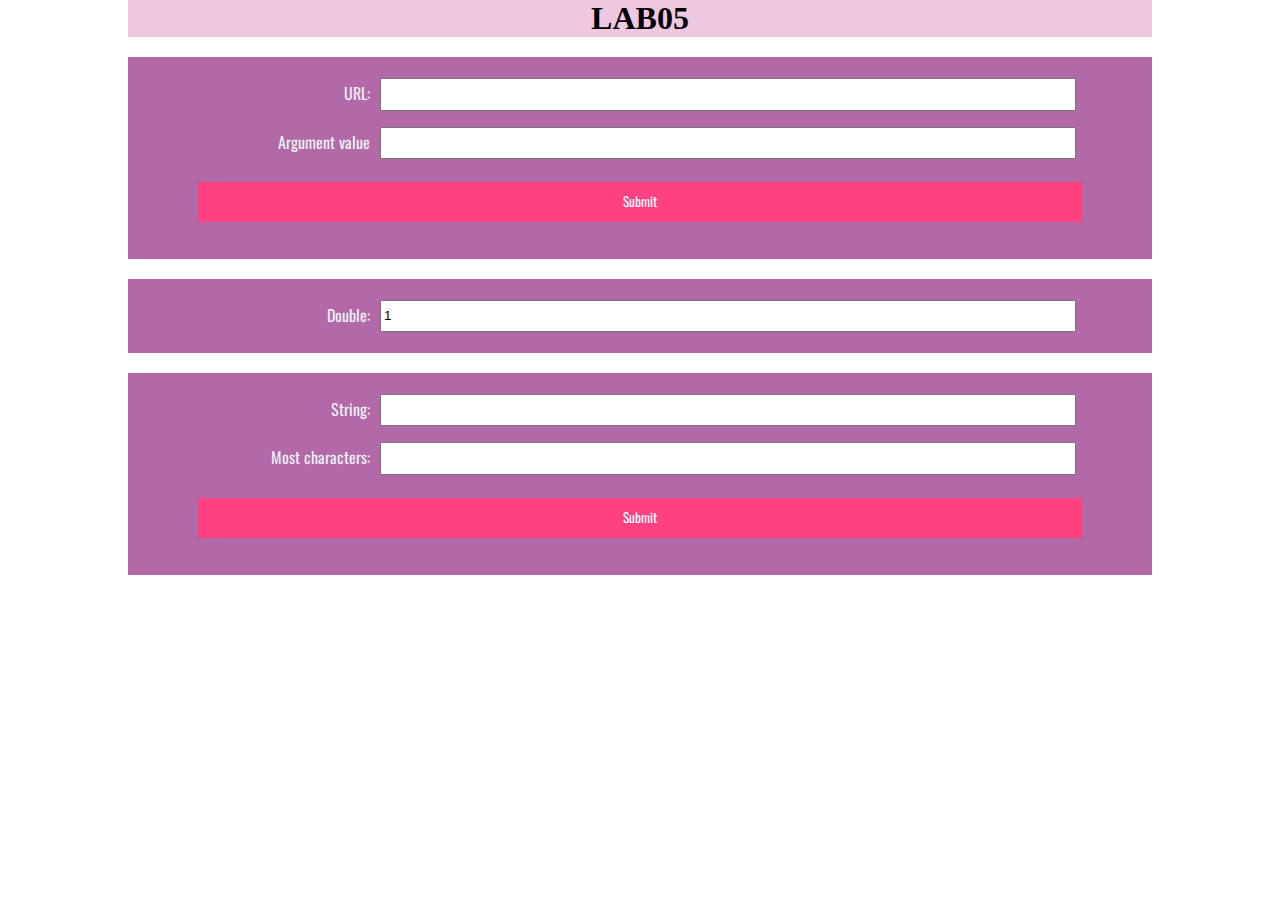
<file: lab5/lab05.html>
<!DOCTYPE html>
<html>
    <head>
        <meta charset="utf-8">
        <meta name="viewport" content="initial-scale=1.0,maximum-scale=1.0,width=device-width">
        <title>Lab05</title>
        <link href="lab05.css" rel="stylesheet">
    </head>
    <body>
        <!--header-->
        <div class="header" >
            <div id="nav">
                <h1>LAB05</h1>
            </div>
        </div>
        <!--form-->
        <form>
            <div class="item">
                <div>
                    <label for="url">URL:</label>
                    <input type="text" id="url"/>
                </div>
                <div>
                    <label for="url-result">Argument value</label>
                    <input type="text" id="url-result"/>
                </div>
                <div>
                    <button type="button" id="url_submit">Submit</button>
                </div>
            </div>
            <div class="item">
                <label for="mul">Double:</label>
                <input type="text" id="mul"/>
            </div>
            <div class="item">
                <div>
                    <label for="most">String:</label>
                    <input type="text" id="most"/>
                </div>
                <div>
                    <label for="most-result">Most characters:</label>
                    <input type="text" id="most-result"/>
                </div>
                <div>
                    <button type="button" id="most_submit">Submit</button>
                </div>
            </div>
        </form>
    </body>
</html>
<script src="lab05.js"></script>
</file>
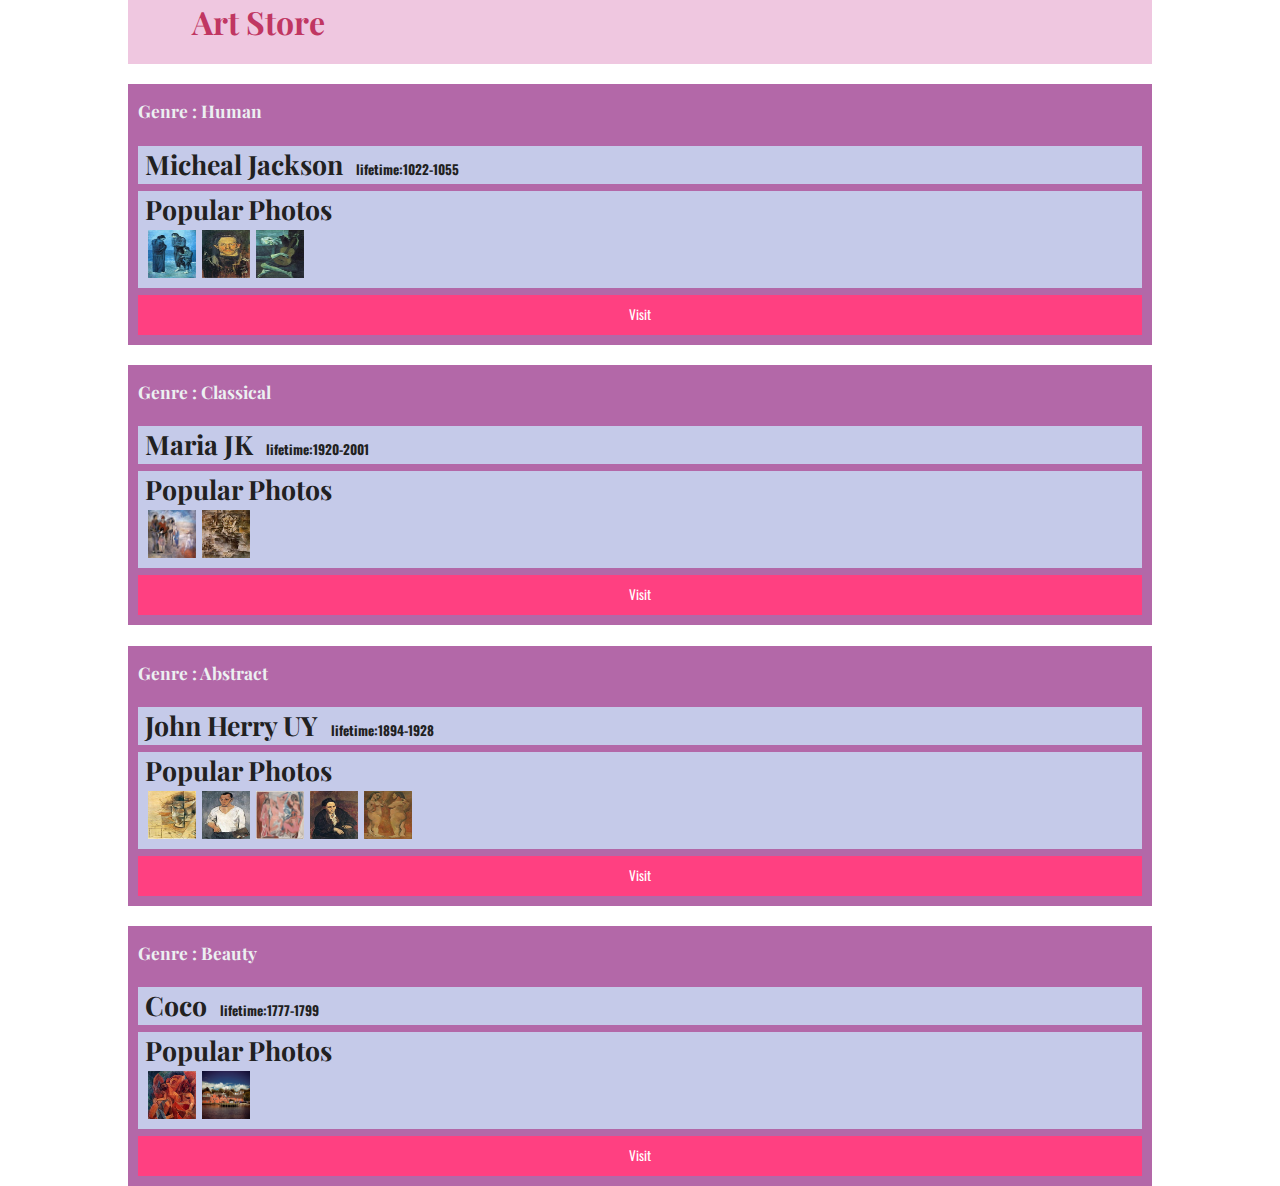
<file: lab7/lab07.html>
<!DOCTYPE html>
<html>
<head>
    <meta charset="utf-8">
    <meta name="viewport" content="initial-scale=1.0,maximum-scale=1.0,width=device-width">
    <title>Lab07</title>
    <link href="lab07.css" rel="stylesheet">
</head>
<body>
<!--header-->
<div class="header" >
    <div id="nav">
        <h1>Art Store</h1>
    </div>
</div>
<!--&lt;!&ndash;hot area&ndash;&gt;-->
<div class="flex-container justify">
<script src="./lab07.js"></script>
</div>
</body>
</html>
</file>
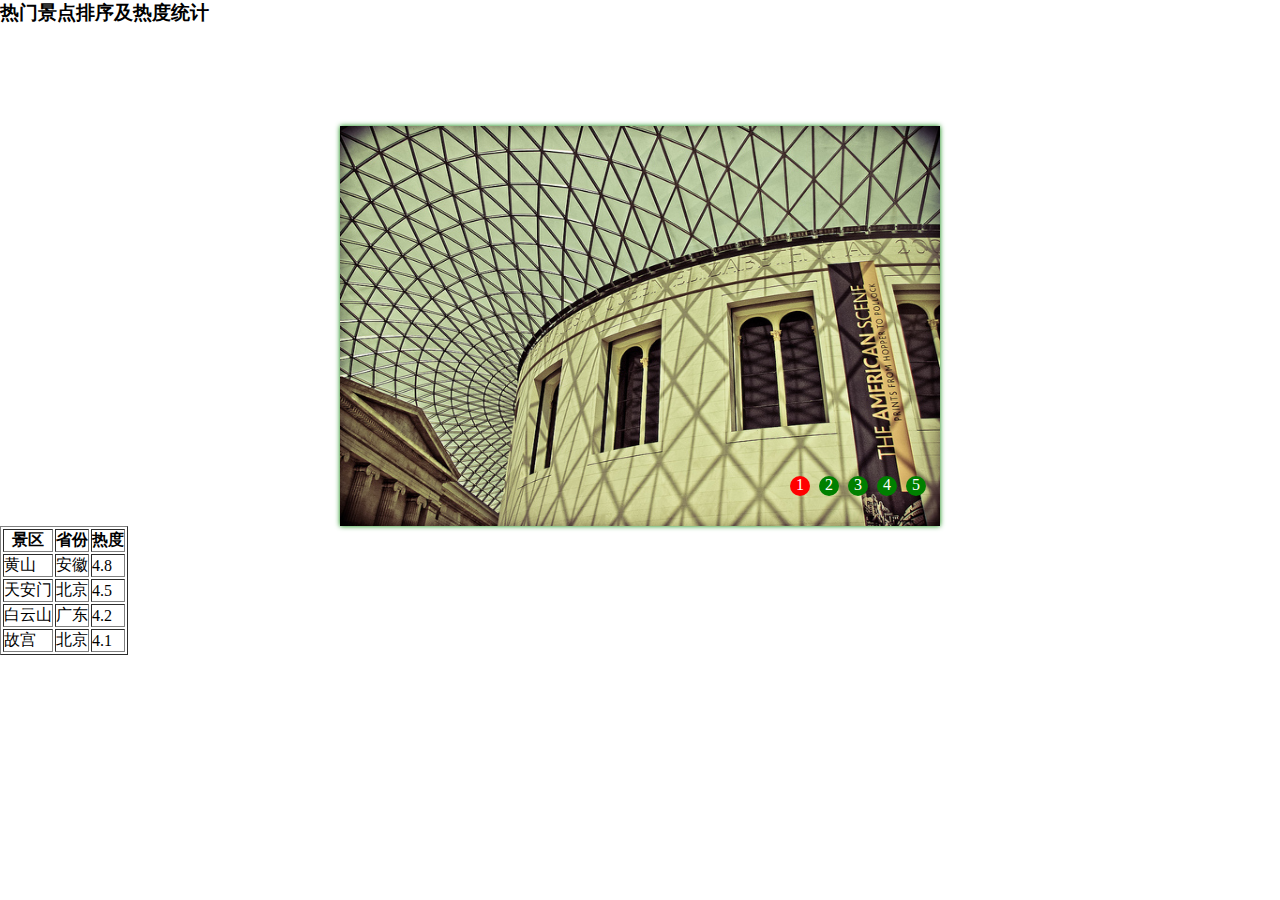
<file: lab8/Lab08.html>
<!DOCTYPE html>
<html>

<head>
    <meta charset="UTF-8">
    <title>Lab08</title>
    <link rel="stylesheet" href="Lab08.css">
</head>

<body>
    <h3>热门景点排序及热度统计</h3>
    <div id="bd">
        <div class="container">
            <div class="wrap" style="left: -600px;">
                <img src="5.jpg" alt="5">
                <img src="1.jpg" alt="1">
                <img src="2.jpg" alt="2">
                <img src="3.jpg" alt="3">
                <img src="4.jpg" alt="4">
                <img src="5.jpg" alt="5">
                <img src="1.jpg" alt="1">
            </div>
            <div class="buttons">
                <span class="on">1</span>
                <span>2</span>
                <span>3</span>
                <span>4</span>
                <span>5</span>
            </div>
            <a href="javascript:switchPrev()" class="arrow arrow_left">&lt;</a>
            <a href="javascript:switchNext()" class="arrow arrow_right">&gt;</a>
        </div>
        <table border="1">
            <tr>
                <th>景区</th>
                <th>省份</th>
                <th>热度</th>
            </tr>
            <tr>
                <td>黄山</td>
                <td>安徽</td>
                <td>4.8</td>
            </tr>
            <tr>
                <td>天安门</td>
                <td>北京</td>
                <td>4.5</td>
            </tr>
            <tr>
                <td>白云山</td>
                <td>广东</td>
                <td>4.2</td>
            </tr>
            <tr>
                <td>故宫</td>
                <td>北京</td>
                <td>4.1</td>
            </tr>
        </table>
    </div>
    <script type="text/javascript" src="jquery-3.3.1.min.js"></script>
    <script src="Lab08.js"></script>
</body>

</html>
</file>
<file: lab1/stylesheet.css>
body{
    background-color: #f6f6f6;
}
nav,aside,article{
    background-color: #fff;
    box-shadow: 0 1px 3px rgba(26,26,26,.1);
}
nav{
    position: absolute;
    top: 0;
    left: 0;
    width: 100%;
    height: 61px;
}
nav ul{
    list-style-type: none;
    margin: 0;
    padding: 0;
    position: absolute;
    left: 20%;
    width: 60%;
}
nav li.left{
    float: left;
}
nav li.right{
    float: right;
}
nav li.item{
    margin:20px 15px;
}
nav li.icon{
    margin: 4px 0;
}
nav a{
    color: grey;
    text-decoration: none;
}
nav a:hover,nav a:active{
    color: black;
    text-decoration: none;
}
aside{
    position: absolute;
    top:61px;
    right: 20%;
    width: 10%;
    margin: 10px;
    padding: 0;
}
aside ul{
    list-style-type: none;
    margin: 0;
    padding: 0;
}
aside li{
    margin: 10px 20px;
}
aside a{
    color: black;
    text-decoration: none;
}
aside a:hover,aside a:active{
    color: navy;
}
section{
    position: absolute;
    top:61px;
    left: 20%;
    width: 50%;
}
article{
    margin: 10px 20px 10px 10px;
    padding: 20px;
}
article h2{
    font-size: 18px;
    margin: 15px;
}
article .text{
    font-size: 16px;
    
}
article .comment{
    margin: 5px;
    padding: 5px;
    font-size: 16px;
    text-align: center;
    color:#0084ff;
    background:rgba(0,132,255,.1);
    width: 80px;
    border-radius: 3px;
}
button.read-all{
    background: none;
    border: 0;
    color: #175199;
}
button.read-all:hover{
    color: grey;
}
.content ol{
    list-style-type: none;
    width: 50%;
    margin: auto;
}
.content li{
    display: inline-block;
    width: 8%;
    margin: auto;
}
</file>
<file: lab3/css/index.css>
body {
    background: #f6f6f6;
    font-family: -apple-system, BlinkMacSystemFont, Helvetica Neue, PingFang SC, Microsoft YaHei, Source Han Sans SC, Noto Sans CJK SC, WenQuanYi Micro Hei, sans-serif;
    font-size: 15px;
}

header,
aside,
section {
    background: #fff;
    box-shadow: 0 1px 3px rgba(26, 26, 26, .1);
    border-radius: 2px
}

nav {
    display: flex;
    width: 1000px;
    margin: auto;
}

nav>ul {
    display: inline-flex;
    align-items: center;
}

nav>ul#nav-left {
    flex-direction: row;
    flex: 4;
}

nav>ul#nav-left>li {
    margin-right: 34px;
}

nav>ul#nav-right {
    flex-direction: row-reverse;
    flex: 1;
}

a {
    color: #8590a6;
    text-decoration: none;
}

a:hover {
    color: #1a1a1a;
}

main {
    display: flex;
    align-items: flex-start;
    width: 1000px;
    margin: 10px auto;
}

section {
    display: flex;
    width: 694px;
    flex: 1;
    margin-right: 10px;
    flex-flow: column;
}

section>article {
    margin: 16px 20px 0;
    padding-bottom: 10px;
    border-bottom: 1px solid rgba(26, 26, 26, .1);
}

section>article:last-of-type {
    border-bottom: none;
}

section>article>h2 {
    font-size: 18px;
    font-weight: 600;
    font-synthesis: style;
    line-height: 1.6;
    color: #1a1a1a;
    margin-top: -4px;
    margin-bottom: -4px;
}

section>article>.author {
    margin-top: 10px;
    font-weight: 600;
}

section>article>.text {
    margin-top: 6px;
    line-height: 1.6;
}

section>article button.read-all {
    border: none;
    background-color: transparent;
    margin-left: 4px;
    color: #175199
}

section>article>.comment {
    display: inline-block;
    padding: 0 10px;
    color: #0084ff;
    background: rgba(0, 132, 255, .1);
    border-radius: 3px;
    line-height: 30px;
}

section>.content {
    margin: 0 auto 15px;
}

section>.content>ol {
    display: flex;
    justify-content: center;
}

section>.content>ol>li {
    margin: 0 10px;
}

aside {
    width: 296px;
    flex: 1;
}

aside>ul {
    display: flex;
    flex-flow: column;
    justify-content: center;
}

aside>ul>li {
    margin: 20px auto 0;
    padding: 0 40px 20px;
    border-bottom: 1px solid rgba(26, 26, 26, .1);
}

aside>ul>li:last-of-type {
    border-bottom: none;
}
</file>
<file: lab3/css/register.css>
body {
    background: #f6f6f6;
    font-family: -apple-system, BlinkMacSystemFont, Helvetica Neue, PingFang SC, Microsoft YaHei, Source Han Sans SC, Noto Sans CJK SC, WenQuanYi Micro Hei, sans-serif;
    font-size: 15px;
}

header,
h1,
section {
    display: block;
    margin: auto;
}

header,
form {
    background: #fff;
    box-shadow: 0 1px 3px rgba(26, 26, 26, .1);
    border-radius: 2px
}

nav {
    display: flex;
    margin: auto;
    width: 1000px;
    align-items: center;
}

nav>* {
    margin-right: 34px;
}

nav>a {
    color: #8590a6;
    text-decoration: none;
}

nav>a:hover {
    color: #1a1a1a;
}

h1 {
    font-size: 2.5em;
    text-align: center;
    margin: 42px auto 12px;
}

form {
    display: flex;
    flex-direction: column;
    width: 30%;
    margin: auto;
    padding: 10px 40px;
}

form>* {
    width: 100%;
}

form>label {
    margin-top: 30px;
    margin-bottom: 10px;
    font-weight: bold;
    font-size: small;
}

form>input,
form>select {
    height: 40px;
    padding: 5px 10px;
    border-radius: 2px;
    border: solid 1px rgb(209, 213, 218);
    box-shadow: inset 0 1px 2px rgba(27, 31, 35, .075);
}

form>textarea {
    height: 260px;
    resize: none;
    background-color: #fff;
}

form>input[type=submit] {
    font-size: large;
    font-weight: bold;
    height: 60px;
    margin: 30px auto;
}
</file>
<file: lab5/lab05.css>
@import url(https://fonts.googleapis.com/css?family=Playfair+Display);
@import url(https://fonts.googleapis.com/css?family=Oswald);
html, body, header, footer, hgroup, nav, main, article, section, figure, figcaption, h1, h2, h3, ul, li, body, div, p, img
{
    margin: 0;
    padding: 0;
    font-size: 100%;
    vertical-align: baseline;
    border: 0;
}
body{
    max-width: 80%;
    margin: 0 auto;
    vertical-align: center;
    background-color:white;
    height: 100%;
}


#nav{
    width: 100%;
    height: auto;
    text-align: center;
    font-size: xx-large;
    background-color: rgba(203,71,152, 0.3);
}

.item{
    background-color: RGB(179,104,168);
    color: #ECF0F1;
    margin:0 auto;
    padding:2%;
    width:auto;
    height:auto;
    font-family: 'Oswald', Arial, sans-serif;
    margin-top: 2%;
    text-align: center;
    vertical-align: center;
}
.item div{
    margin-bottom: 1em;
}

.item p {
    width:100%;
    font-size: 12pt;
}

label{
    cursor: pointer;
    display: inline-block;
    padding: 3px 6px;
    text-align: right;
    width: 10em;
    vertical-align: top;
}
input{
    width: 70%;
    height: 2em;
}

button {
    font-family: 'Oswald', Arial, sans-serif;
    background-color: #FF4081;
    color: white;
    padding: 0 7px 2px 7px;
    margin-top: 7px;
    width: 90%;
    height: 3em;
    border: none;
}
button:hover {
    background-color: #FF80AB;
    cursor: pointer;
}
button:active {
    background-color: #F8BBD0;
    cursor: pointer;
}
</file>
<file: lab7/lab07.css>
@import url(https://fonts.googleapis.com/css?family=Playfair+Display);
@import url(https://fonts.googleapis.com/css?family=Oswald);

html, body, header, footer, hgroup, nav, main, article, section, figure, figcaption, h1, h2, h3, ul, li, body, div, p, img
{
    margin: 0;
    padding: 0;
    font-size: 100%;
    vertical-align: baseline;
    border: 0;
}

body{
    width: 80%;
    margin: 0 auto;
    background-color:white;
}
#nav{
    height: 4em;
    background-color: rgba(203,71,152, 0.3);
}

.header h1{
    font-family: 'Playfair Display', serif;
    font-size: 2em;
    padding-left: 2em;
    color:RGB(192,54,98);
}


.justify {
    -webkit-justify-content: space-between;
    -ms-flex-pack: justify;
    justify-content: space-between;
}

.item{
    background-color: RGB(179,104,168);
    color: #ECF0F1;
    margin:0;
    padding:10px;
    width:auto;
    height:auto;
    font-family: 'Oswald', Arial, sans-serif;
    margin-top: 2%;
}


.item p {
    width:100%;
    font-size: 12pt;
}

.item h3 {
    font-family: 'Playfair Display', serif;
    font-size: 20pt;
}

.item h4 {
    font-family: 'Playfair Display', serif;
    font-size: 13pt;
    margin-top: 5px;
}

.inner-box {
    color: #212121;
    background-color: #C5CAE9;
    padding: 0 7px 2px 7px;
    margin-top: 7px;
}
.photo {
    width: 3em;
    height: 3em;
    margin: 3px;
}

.item div img:hover{
    border-color: lightblue;
}

button {
    font-family: 'Oswald', A7   rial, sans-serif;
    background-color: #FF4081;
    color: white;
    padding: 0 7px 2px 7px;
    margin-top: 7px;
    width: 100%;
    height: 3em;
    border: none;
}
button:hover {
    background-color: #FF80AB;
    cursor: pointer;
}
button:active {
    background-color: #F8BBD0;
    cursor: pointer;
}
</file>
<file: lab8/Lab08.css>
* {
    margin:0;
    padding:0;
}
a{
    text-decoration: none;
}
.container {
    position: relative;
    width: 600px;
    height: 400px;
    margin:100px auto 0 auto;
    box-shadow: 0 0 5px green;
    overflow: hidden;
}
.container .wrap {
    position: absolute;
    width: 4200px;
    height: 400px;
    z-index: 1;
}
.container .wrap img {
    float: left;
    width: 600px;
    height: 400px;
}
.container .buttons {
    position: absolute;
    right: 5px;
    bottom:40px;
    width: 150px;
    height: 10px;
    z-index: 2;
}
.container .buttons span {
    margin-left: 5px;
    display: inline-block;
    width: 20px;
    height: 20px;
    border-radius: 50%;
    background-color: green;
    text-align: center;
    color:white;
    cursor: pointer;
}
.container .buttons span.on{
    background-color: red;
}
.container .arrow {
    position: absolute;
    top: 35%;
    color: green;
    padding:0px 14px;
    border-radius: 50%;
    font-size: 50px;
    z-index: 2;
    display: none;
}
.container .arrow_left {
    left: 10px;
}
.container .arrow_right {
    right: 10px;
}
.container:hover .arrow {
    display: block;
}
.container .arrow:hover {
    background-color: rgba(0,0,0,0.2);
}
</file>
